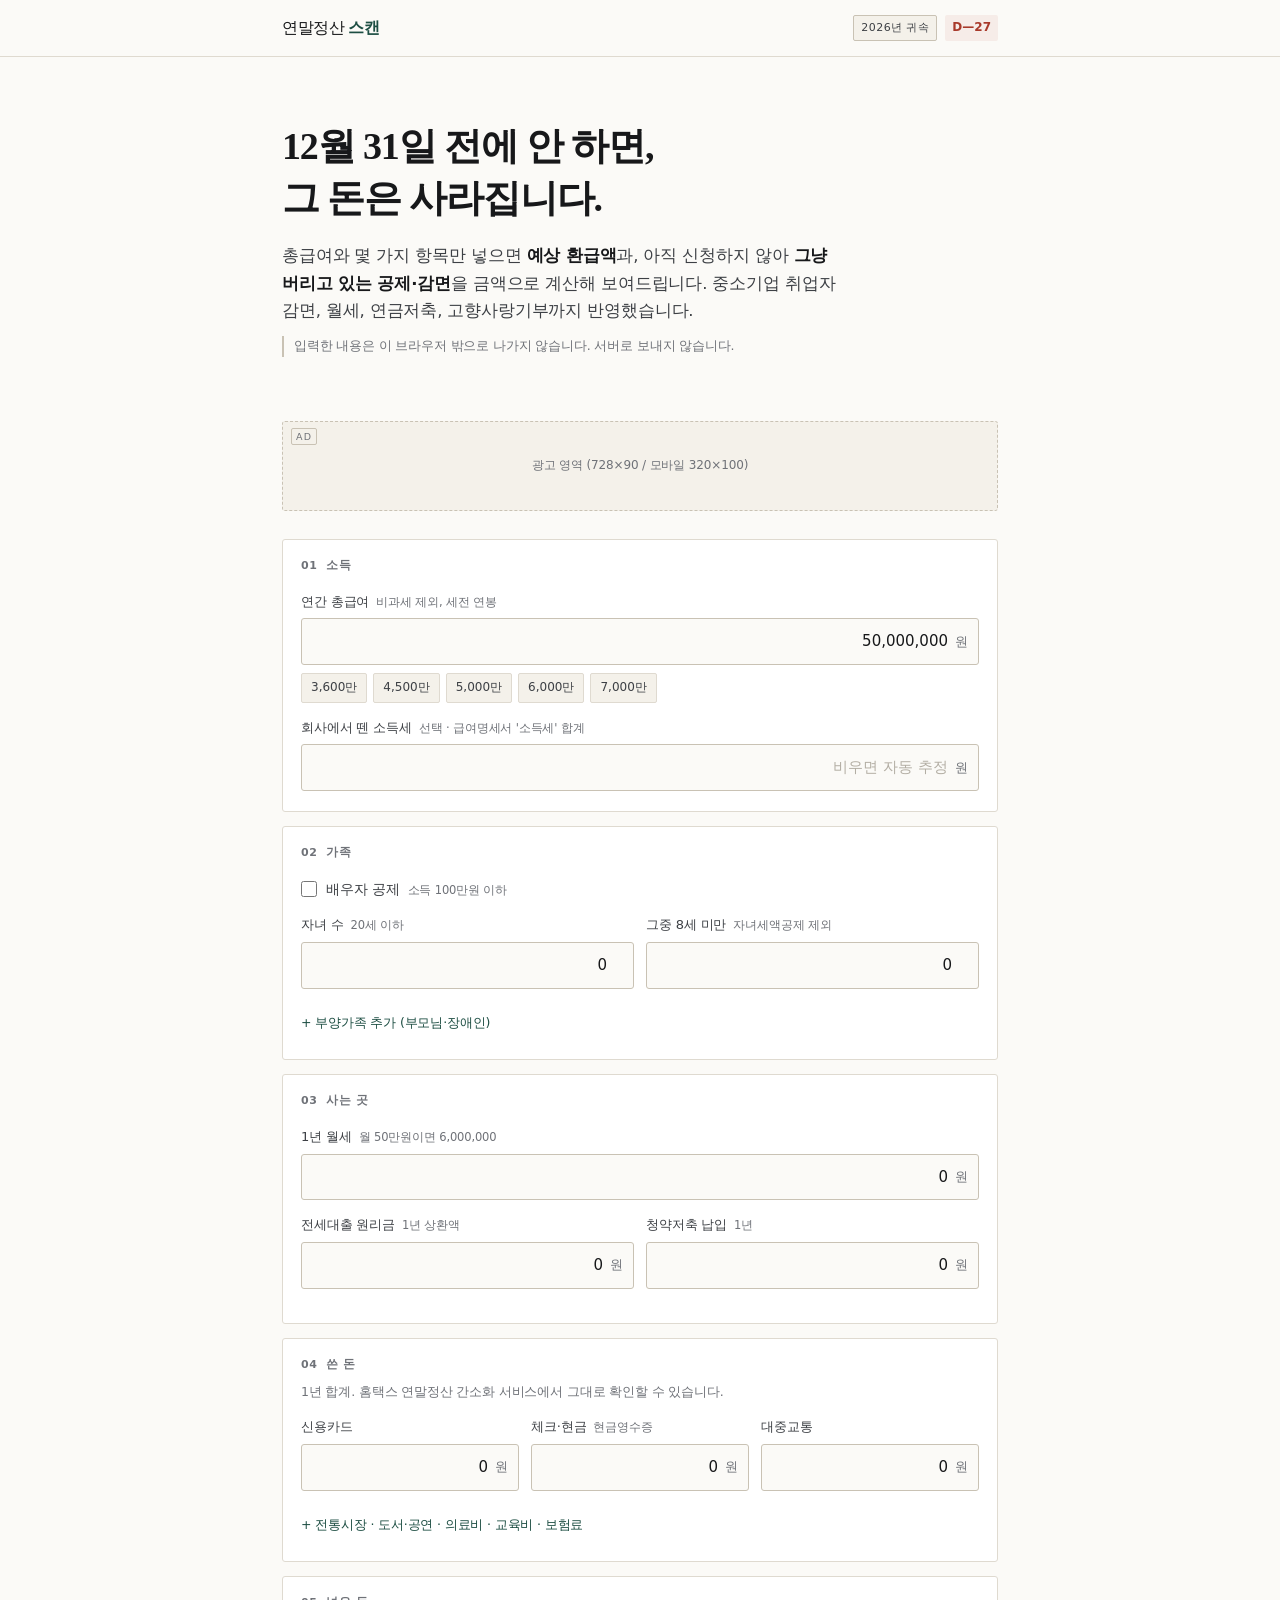
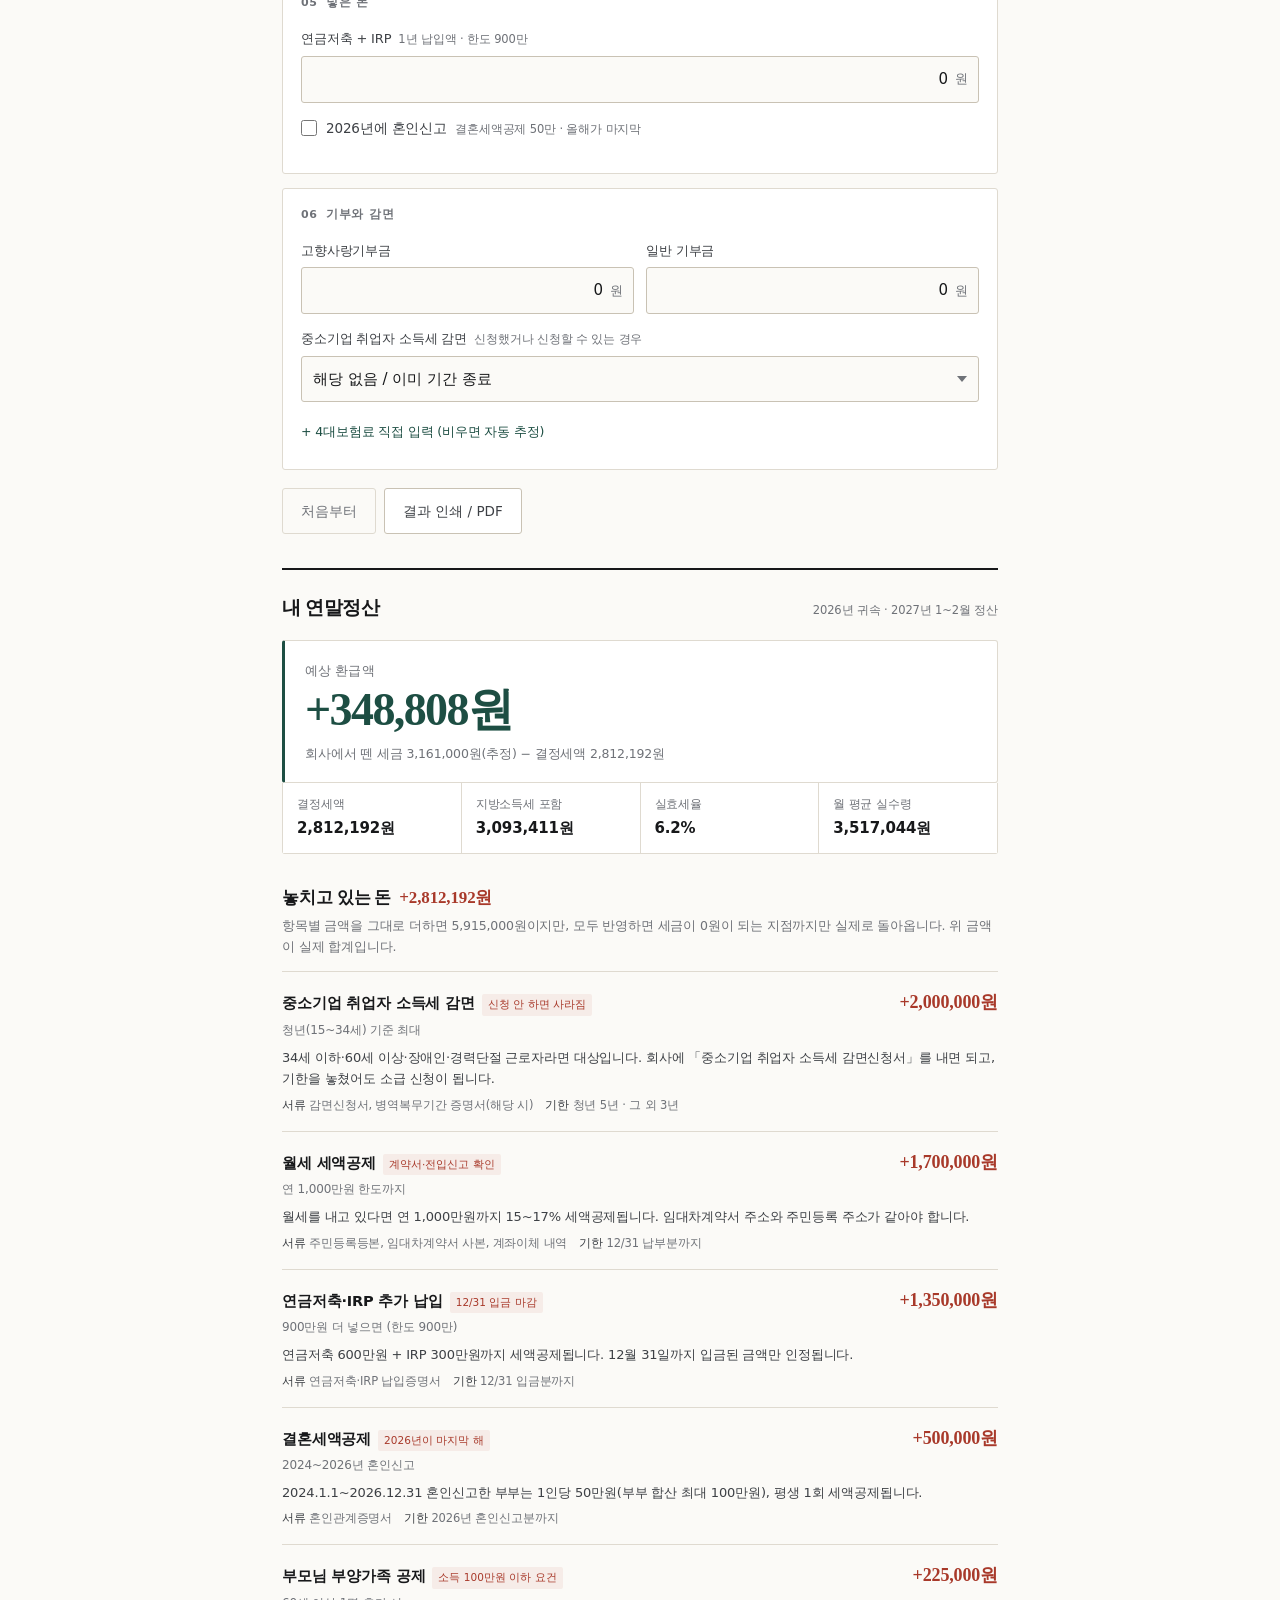
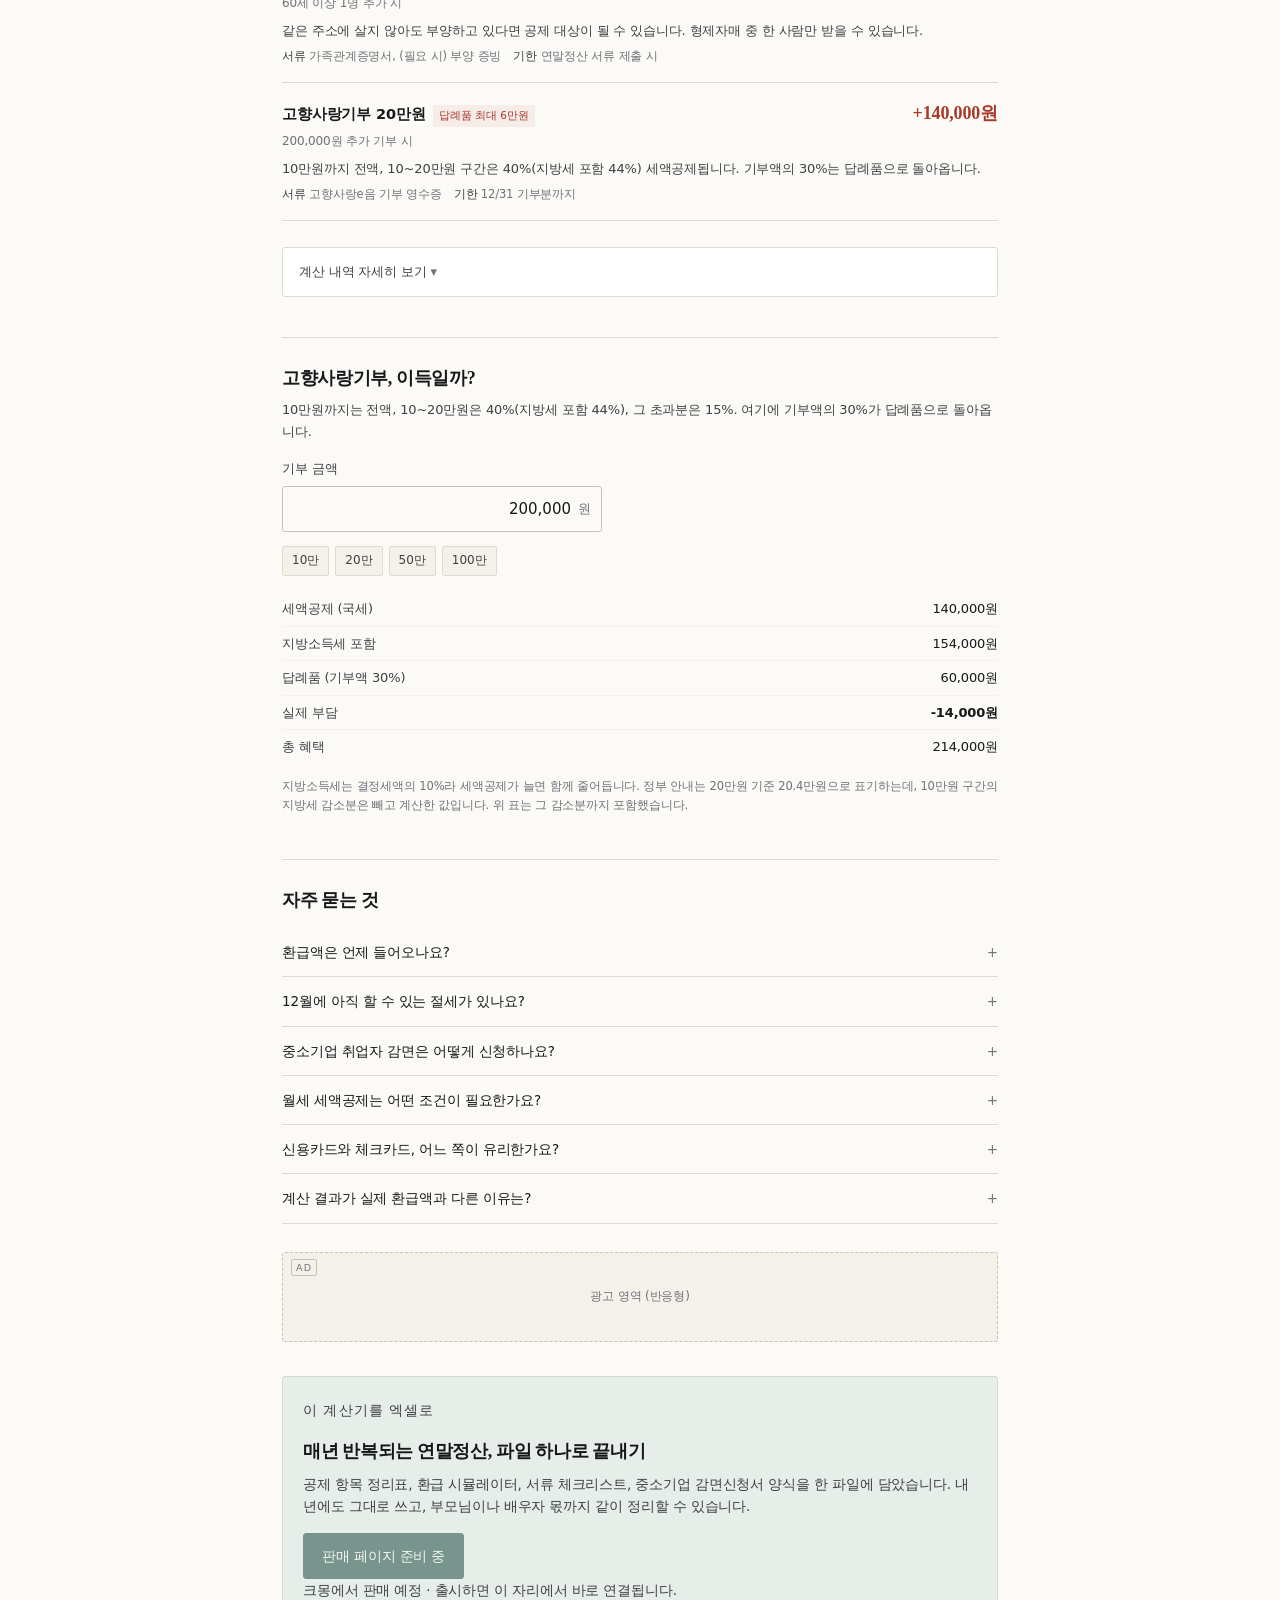
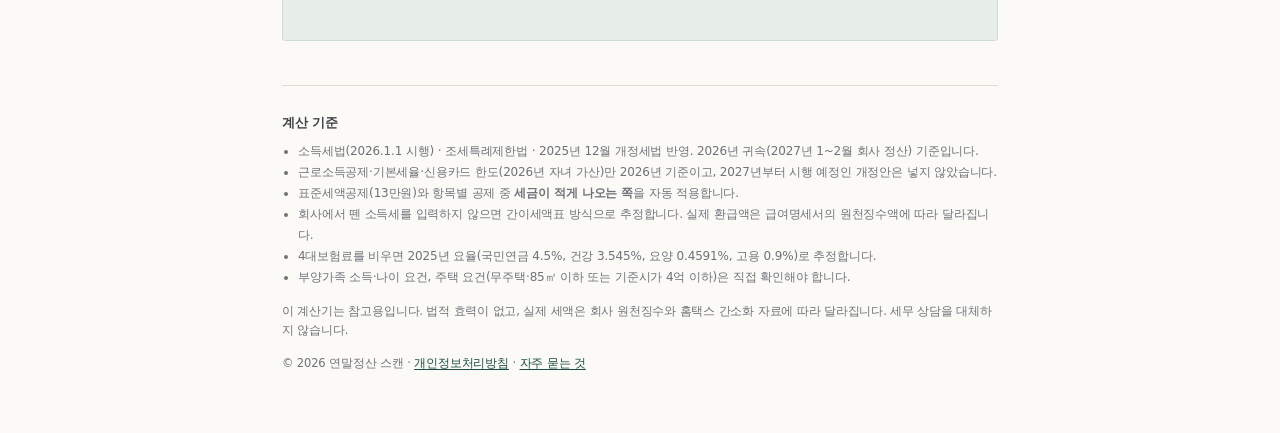
<file: index.html>
<!DOCTYPE html>
<html lang="ko">
<head>
<meta charset="utf-8">
<meta name="viewport" content="width=device-width, initial-scale=1">
<title>연말정산 놓친 돈 스캔 — 2026년 귀속 환급액 계산기</title>
<meta name="description" content="2026년 귀속 연말정산. 총급여와 몇 가지만 넣으면 예상 환급액과, 12월 31일 전에 하지 않으면 사라지는 공제·감면을 금액으로 보여줍니다. 중소기업 취업자 감면, 월세, 연금저축, 고향사랑기부 반영.">
<meta name="theme-color" content="#FBFAF7">
<meta property="og:title" content="연말정산 놓친 돈 스캔">
<meta property="og:description" content="12월 31일 전에 안 하면 사라지는 돈을 찾아드립니다. 2026년 귀속 연말정산 계산기.">
<meta property="og:type" content="website">
<meta property="og:url" content="https://kimeunyeol.github.io/yearend-tax-scan/">
<meta property="og:site_name" content="연말정산 스캔">
<link rel="canonical" href="https://kimeunyeol.github.io/yearend-tax-scan/">
<link rel="stylesheet" href="assets/style.css">
<link rel="icon" href="data:image/svg+xml,<svg xmlns='http://www.w3.org/2000/svg' viewBox='0 0 32 32'><rect width='32' height='32' fill='%231D4E43'/><text x='16' y='23' font-size='18' text-anchor='middle' fill='%23FBFAF7' font-family='serif'>%E2%82%A9</text></svg>">
<script type="application/ld+json">
{
  "@context": "https://schema.org",
  "@graph": [
    {
      "@type": "WebApplication",
      "name": "연말정산 놓친 돈 스캔",
      "url": "https://kimeunyeol.github.io/yearend-tax-scan/",
      "applicationCategory": "FinanceApplication",
      "operatingSystem": "웹 브라우저(PC·모바일)",
      "browserRequirements": "JavaScript 필요",
      "inLanguage": "ko-KR",
      "isAccessibleForFree": true,
      "description": "2026년 귀속 연말정산 계산기. 총급여와 몇 가지 항목으로 예상 환급액과 12월 31일 전에 하지 않으면 사라지는 공제·감면을 금액으로 계산합니다.",
      "featureList": [
        "예상 환급액·결정세액 계산",
        "중소기업 취업자 소득세 감면 반영",
        "월세·연금저축·IRP·보장성보험·의료비 세액공제",
        "고향사랑기부 손익 계산",
        "표준세액공제와 항목별 공제 자동 비교"
      ],
      "offers": {
        "@type": "Offer",
        "price": "0",
        "priceCurrency": "KRW"
      }
    },
    {
      "@type": "FAQPage",
      "mainEntity": [
        {
          "@type": "Question",
          "name": "환급액은 언제 들어오나요?",
          "acceptedAnswer": {"@type": "Answer", "text": "2026년 귀속 연말정산은 2027년 1월 15일쯤 홈택스 간소화 서비스가 열리고, 회사가 1~2월 급여일에 정산합니다. 회사마다 제출 마감이 1월 중순으로 다르니 인사팀 공지를 먼저 확인하세요."}
        },
        {
          "@type": "Question",
          "name": "12월에 아직 할 수 있는 절세가 있나요?",
          "acceptedAnswer": {"@type": "Answer", "text": "연금저축·IRP 납입(12월 31일 입금분까지), 고향사랑기부(12월 31일), 보장성보험 연말 납입, 기부금이 대표적입니다. 셋 다 그 해에 실제로 돈이 나간 것만 인정되므로 12월 31일이 실질적인 마감입니다."}
        },
        {
          "@type": "Question",
          "name": "중소기업 취업자 감면은 어떻게 신청하나요?",
          "acceptedAnswer": {"@type": "Answer", "text": "근로자가 중소기업 취업자 소득세 감면신청서를 회사에 내고, 회사가 감면명세서를 세무서에 제출합니다. 취업일 다음 달 말일이 원칙이지만 놓쳤어도 소급 신청이 가능합니다. 청년은 5년 90%, 60세 이상·장애인·경력단절 근로자는 3년 70%, 연 200만원 한도입니다."}
        },
        {
          "@type": "Question",
          "name": "월세 세액공제는 어떤 조건이 필요한가요?",
          "acceptedAnswer": {"@type": "Answer", "text": "총급여 8,000만원 이하(종합소득금액 7,000만원 초과자 제외) 무주택 세대의 세대주 또는 세대원이어야 하고, 임대차계약서 주소와 주민등록 주소가 같아야 합니다. 국민주택규모(85제곱미터) 이하 또는 기준시가 4억원 이하 주택이 대상이며, 연 1,000만원까지 15~17%를 돌려받습니다."}
        },
        {
          "@type": "Question",
          "name": "신용카드와 체크카드, 어느 쪽이 유리한가요?",
          "acceptedAnswer": {"@type": "Answer", "text": "총급여의 25%까지는 어차피 공제 대상이 아니므로 신용카드 혜택을 쓰고, 그 초과분은 공제율이 두 배인 체크카드·현금영수증으로 쓰는 편이 유리합니다. 2026년 귀속부터는 18세 미만 자녀가 있으면 카드 공제 기본한도가 1명당 50만원(최대 100만원) 늘어납니다."}
        },
        {
          "@type": "Question",
          "name": "계산 결과가 실제 환급액과 다른 이유는?",
          "acceptedAnswer": {"@type": "Answer", "text": "회사에서 뗀 소득세를 입력하지 않으면 간이세액표 방식으로 추정하기 때문에 차이가 납니다. 급여명세서의 소득세 합계를 넣으면 더 정확해집니다. 부양가족 소득·나이 요건, 주택 요건처럼 서류로 확인해야 하는 부분도 있습니다."}
        }
      ]
    }
  ]
}
</script>
</head>
<body>

<header class="masthead">
  <div class="wrap masthead__inner">
    <a class="wordmark" href="./">연말정산 <b>스캔</b></a>
    <div class="masthead__meta">
      <span class="tag tag--year">2026년 귀속</span>
      <span class="dday" id="dday" aria-live="polite">D—</span>
    </div>
  </div>
</header>

<main class="wrap">

  <section class="hero">
    <h1>12월 31일 전에 안 하면,<br>그 돈은 사라집니다.</h1>
    <p class="lede">
      총급여와 몇 가지 항목만 넣으면 <b>예상 환급액</b>과, 아직 신청하지 않아
      <b>그냥 버리고 있는 공제·감면</b>을 금액으로 계산해 보여드립니다.
      중소기업 취업자 감면, 월세, 연금저축, 고향사랑기부까지 반영했습니다.
    </p>
    <p class="micro">입력한 내용은 이 브라우저 밖으로 나가지 않습니다. 서버로 보내지 않습니다.</p>
  </section>

  <aside class="ad ad--top" aria-label="광고">
    <!-- 애드센스/카카오애드핏 코드를 이 안에 넣으세요. 광고가 없을 때는 안내 문구가 보입니다. -->
    <span class="ad__label">AD</span>
    <span class="ad__placeholder">광고 영역 (728×90 / 모바일 320×100)</span>
  </aside>

  <form id="calc" class="form" autocomplete="off" novalidate>

    <section class="block">
      <h2 class="block__title"><span class="num">01</span> 소득</h2>

      <div class="field">
        <label for="gross">연간 총급여 <span class="hint">비과세 제외, 세전 연봉</span></label>
        <div class="input-money">
          <input id="gross" name="gross" type="text" inputmode="numeric" value="50,000,000" data-money>
          <span class="unit">원</span>
        </div>
        <div class="chips" role="group" aria-label="연봉 빠른 선택">
          <button type="button" class="chip" data-set="gross" data-value="36000000">3,600만</button>
          <button type="button" class="chip" data-set="gross" data-value="45000000">4,500만</button>
          <button type="button" class="chip" data-set="gross" data-value="50000000">5,000만</button>
          <button type="button" class="chip" data-set="gross" data-value="60000000">6,000만</button>
          <button type="button" class="chip" data-set="gross" data-value="70000000">7,000만</button>
        </div>
      </div>

      <div class="field">
        <label for="withheld">회사에서 뗀 소득세 <span class="hint">선택 · 급여명세서 '소득세' 합계</span></label>
        <div class="input-money">
          <input id="withheld" name="withheld" type="text" inputmode="numeric" placeholder="비우면 자동 추정" data-money>
          <span class="unit">원</span>
        </div>
      </div>
    </section>

    <section class="block">
      <h2 class="block__title"><span class="num">02</span> 가족</h2>

      <label class="check">
        <input type="checkbox" id="spouse" name="spouse">
        <span>배우자 공제 <em>소득 100만원 이하</em></span>
      </label>

      <div class="grid grid--2">
        <div class="field">
          <label for="children">자녀 수 <span class="hint">20세 이하</span></label>
          <input id="children" name="children" type="number" min="0" max="10" value="0" inputmode="numeric">
        </div>
        <div class="field">
          <label for="childUnder8">그중 8세 미만 <span class="hint">자녀세액공제 제외</span></label>
          <input id="childUnder8" name="childUnder8" type="number" min="0" max="10" value="0" inputmode="numeric">
        </div>
      </div>

      <details class="more">
        <summary>부양가족 추가 (부모님·장애인)</summary>
        <div class="grid grid--3">
          <div class="field">
            <label for="seniors60">60세 이상</label>
            <input id="seniors60" name="seniors60" type="number" min="0" max="10" value="0" inputmode="numeric">
          </div>
          <div class="field">
            <label for="seniors70">그중 70세 이상</label>
            <input id="seniors70" name="seniors70" type="number" min="0" max="10" value="0" inputmode="numeric">
          </div>
          <div class="field">
            <label for="disabled">장애인</label>
            <input id="disabled" name="disabled" type="number" min="0" max="10" value="0" inputmode="numeric">
          </div>
        </div>
      </details>
    </section>

    <section class="block">
      <h2 class="block__title"><span class="num">03</span> 사는 곳</h2>

      <div class="field">
        <label for="rentAnnual">1년 월세 <span class="hint">월 50만원이면 6,000,000</span></label>
        <div class="input-money">
          <input id="rentAnnual" name="rentAnnual" type="text" inputmode="numeric" value="0" data-money>
          <span class="unit">원</span>
        </div>
      </div>

      <div class="grid grid--2">
        <div class="field">
          <label for="jeonseLoan">전세대출 원리금 <span class="hint">1년 상환액</span></label>
          <div class="input-money">
            <input id="jeonseLoan" name="jeonseLoan" type="text" inputmode="numeric" value="0" data-money>
            <span class="unit">원</span>
          </div>
        </div>
        <div class="field">
          <label for="housingSavings">청약저축 납입 <span class="hint">1년</span></label>
          <div class="input-money">
            <input id="housingSavings" name="housingSavings" type="text" inputmode="numeric" value="0" data-money>
            <span class="unit">원</span>
          </div>
        </div>
      </div>
    </section>

    <section class="block">
      <h2 class="block__title"><span class="num">04</span> 쓴 돈</h2>
      <p class="block__note">1년 합계. 홈택스 연말정산 간소화 서비스에서 그대로 확인할 수 있습니다.</p>

      <div class="grid grid--3">
        <div class="field">
          <label for="credit">신용카드</label>
          <div class="input-money">
            <input id="credit" name="credit" type="text" inputmode="numeric" value="0" data-money>
            <span class="unit">원</span>
          </div>
        </div>
        <div class="field">
          <label for="debit">체크·현금 <span class="hint">현금영수증</span></label>
          <div class="input-money">
            <input id="debit" name="debit" type="text" inputmode="numeric" value="0" data-money>
            <span class="unit">원</span>
          </div>
        </div>
        <div class="field">
          <label for="transit">대중교통</label>
          <div class="input-money">
            <input id="transit" name="transit" type="text" inputmode="numeric" value="0" data-money>
            <span class="unit">원</span>
          </div>
        </div>
      </div>

      <details class="more">
        <summary>전통시장 · 도서·공연 · 의료비 · 교육비 · 보험료</summary>
        <div class="grid grid--2">
          <div class="field">
            <label for="market">전통시장</label>
            <div class="input-money">
              <input id="market" name="market" type="text" inputmode="numeric" value="0" data-money>
              <span class="unit">원</span>
            </div>
          </div>
          <div class="field">
            <label for="culture">도서·공연·수영장</label>
            <div class="input-money">
              <input id="culture" name="culture" type="text" inputmode="numeric" value="0" data-money>
              <span class="unit">원</span>
            </div>
          </div>
          <div class="field">
            <label for="medical">의료비 <span class="hint">총급여 3% 초과분부터</span></label>
            <div class="input-money">
              <input id="medical" name="medical" type="text" inputmode="numeric" value="0" data-money>
              <span class="unit">원</span>
            </div>
          </div>
          <div class="field">
            <label for="education">교육비</label>
            <div class="input-money">
              <input id="education" name="education" type="text" inputmode="numeric" value="0" data-money>
              <span class="unit">원</span>
            </div>
          </div>
          <div class="field">
            <label for="insurancePremium">보장성보험료</label>
            <div class="input-money">
              <input id="insurancePremium" name="insurancePremium" type="text" inputmode="numeric" value="0" data-money>
              <span class="unit">원</span>
            </div>
          </div>
        </div>
      </details>
    </section>

    <section class="block">
      <h2 class="block__title"><span class="num">05</span> 넣은 돈</h2>

      <div class="field">
        <label for="pensionAccount">연금저축 + IRP <span class="hint">1년 납입액 · 한도 900만</span></label>
        <div class="input-money">
          <input id="pensionAccount" name="pensionAccount" type="text" inputmode="numeric" value="0" data-money>
          <span class="unit">원</span>
        </div>
      </div>

      <label class="check">
        <input type="checkbox" id="married2026" name="married2026">
        <span>2026년에 혼인신고 <em>결혼세액공제 50만 · 올해가 마지막</em></span>
      </label>
    </section>

    <section class="block">
      <h2 class="block__title"><span class="num">06</span> 기부와 감면</h2>

      <div class="grid grid--2">
        <div class="field">
          <label for="hometownDonation">고향사랑기부금</label>
          <div class="input-money">
            <input id="hometownDonation" name="hometownDonation" type="text" inputmode="numeric" value="0" data-money>
            <span class="unit">원</span>
          </div>
        </div>
        <div class="field">
          <label for="generalDonation">일반 기부금</label>
          <div class="input-money">
            <input id="generalDonation" name="generalDonation" type="text" inputmode="numeric" value="0" data-money>
            <span class="unit">원</span>
          </div>
        </div>
      </div>

      <div class="field">
        <label for="smeType">중소기업 취업자 소득세 감면 <span class="hint">신청했거나 신청할 수 있는 경우</span></label>
        <select id="smeType" name="smeType">
          <option value="none">해당 없음 / 이미 기간 종료</option>
          <option value="youth">청년 (15~34세) · 90% · 5년</option>
          <option value="senior">60세 이상 · 70% · 3년</option>
          <option value="disabled">장애인 · 70% · 3년</option>
          <option value="career">경력단절 근로자 · 70% · 3년</option>
        </select>
      </div>

      <details class="more">
        <summary>4대보험료 직접 입력 (비우면 자동 추정)</summary>
        <div class="grid grid--2">
          <div class="field">
            <label for="pensionInsurance">국민연금 (본인부담)</label>
            <div class="input-money">
              <input id="pensionInsurance" name="pensionInsurance" type="text" inputmode="numeric" placeholder="총급여 × 4.5%" data-money>
              <span class="unit">원</span>
            </div>
          </div>
          <div class="field">
            <label for="healthInsurance">건강·요양·고용보험</label>
            <div class="input-money">
              <input id="healthInsurance" name="healthInsurance" type="text" inputmode="numeric" placeholder="총급여 × 4.9041%" data-money>
              <span class="unit">원</span>
            </div>
          </div>
        </div>
      </details>
    </section>

    <div class="form__actions">
      <button type="button" id="reset" class="btn btn--ghost">처음부터</button>
      <button type="button" id="print" class="btn btn--line">결과 인쇄 / PDF</button>
    </div>
  </form>

  <section id="result" class="result" aria-live="polite">
    <div class="print-summary" id="printSummary" aria-hidden="true"></div>
    <div class="result__head">
      <h2>내 연말정산</h2>
      <span class="result__basis">2026년 귀속 · 2027년 1~2월 정산</span>
    </div>

    <div class="refund" id="refundCard">
      <p class="refund__label" id="refundLabel">예상 환급액</p>
      <p class="refund__value" id="refundValue">—</p>
      <p class="refund__sub" id="refundSub"></p>
    </div>

    <dl class="stats">
      <div><dt>결정세액</dt><dd id="statTax">—</dd></div>
      <div><dt>지방소득세 포함</dt><dd id="statTotal">—</dd></div>
      <div><dt>실효세율</dt><dd id="statRate">—</dd></div>
      <div><dt>월 평균 실수령</dt><dd id="statNet">—</dd></div>
    </dl>

    <div class="missed">
      <div class="missed__head">
        <h3>놓치고 있는 돈 <span class="missed__sum" id="missedSum">0원</span></h3>
        <p id="missedNote">아직 신청하지 않았거나, 12월 31일을 넘기면 사라지는 항목만 골랐습니다.</p>
      </div>
      <ol class="missed__list" id="missedList"></ol>
      <p class="missed__empty" id="missedEmpty" hidden>지금 입력한 조건에서는 더 챙길 항목이 없습니다.</p>
    </div>

    <details class="breakdown">
      <summary>계산 내역 자세히 보기</summary>
      <table class="table">
        <caption>소득공제</caption>
        <tbody id="tbodyDeduction"></tbody>
      </table>
      <table class="table">
        <caption>세액공제 · 감면</caption>
        <tbody id="tbodyCredit"></tbody>
      </table>
      <table class="table table--total">
        <caption>세액 계산</caption>
        <tbody id="tbodyTax"></tbody>
      </table>
      <p class="table__note" id="standardNote"></p>
    </details>
  </section>

  <section class="hometown" id="hometown">
    <h2>고향사랑기부, 이득일까?</h2>
    <p class="hometown__lede">10만원까지는 전액, 10~20만원은 40%(지방세 포함 44%), 그 초과분은 15%. 여기에 기부액의 30%가 답례품으로 돌아옵니다.</p>
    <div class="hometown__calc">
      <div class="field">
        <label for="hometownInput">기부 금액</label>
        <div class="input-money">
          <input id="hometownInput" type="text" inputmode="numeric" value="200,000" data-money>
          <span class="unit">원</span>
        </div>
      </div>
      <div class="chips" role="group" aria-label="기부 금액 빠른 선택">
        <button type="button" class="chip" data-set="hometownInput" data-value="100000">10만</button>
        <button type="button" class="chip" data-set="hometownInput" data-value="200000">20만</button>
        <button type="button" class="chip" data-set="hometownInput" data-value="500000">50만</button>
        <button type="button" class="chip" data-set="hometownInput" data-value="1000000">100만</button>
      </div>
    </div>
    <table class="table">
      <tbody id="tbodyHometown"></tbody>
    </table>
    <p class="table__note" style="padding:0">
      지방소득세는 결정세액의 10%라 세액공제가 늘면 함께 줄어듭니다. 정부 안내는 20만원 기준 20.4만원으로 표기하는데,
      10만원 구간의 지방세 감소분은 빼고 계산한 값입니다. 위 표는 그 감소분까지 포함했습니다.
    </p>
  </section>


  <section class="faq" id="faq">
    <h2>자주 묻는 것</h2>

    <details class="faq__item">
      <summary>환급액은 언제 들어오나요?</summary>
      <p>2026년 귀속 연말정산은 2027년 1월 15일쯤 홈택스 간소화 서비스가 열리고, 회사가 1~2월 급여일에 정산합니다. 회사마다 제출 마감이 1월 중순으로 다르니 인사팀 공지를 먼저 확인하세요.</p>
    </details>

    <details class="faq__item">
      <summary>12월에 아직 할 수 있는 절세가 있나요?</summary>
      <p>연금저축·IRP 납입(12/31 입금분까지), 고향사랑기부(12/31), 보장성보험 연말 납입, 기부금이 대표적입니다. 셋 다 그 해에 실제로 돈이 나간 것만 인정되므로 12월 31일이 실질적인 마감입니다.</p>
    </details>

    <details class="faq__item">
      <summary>중소기업 취업자 감면은 어떻게 신청하나요?</summary>
      <p>근로자가 「중소기업 취업자 소득세 감면신청서」를 회사에 내고, 회사가 감면명세서를 세무서에 제출합니다. 취업일 다음 달 말일이 원칙이지만 놓쳤어도 소급 신청이 가능합니다. 청년은 5년 90%, 60세 이상·장애인·경력단절 근로자는 3년 70%, 연 200만원 한도입니다.</p>
    </details>

    <details class="faq__item">
      <summary>월세 세액공제는 어떤 조건이 필요한가요?</summary>
      <p>총급여 8,000만원 이하(종합소득금액 7,000만원 초과자 제외) 무주택 세대의 세대주 또는 세대원이어야 하고, 임대차계약서 주소와 주민등록 주소가 같아야 합니다. 국민주택규모(85㎡) 이하 또는 기준시가 4억원 이하 주택이 대상이며, 연 1,000만원까지 15~17%를 돌려받습니다.</p>
    </details>

    <details class="faq__item">
      <summary>신용카드와 체크카드, 어느 쪽이 유리한가요?</summary>
      <p>총급여의 25%까지는 어차피 공제 대상이 아니므로 신용카드 혜택을 쓰고, 그 초과분은 공제율이 두 배인 체크카드·현금영수증으로 쓰는 편이 유리합니다. 2026년 귀속부터는 18세 미만 자녀가 있으면 카드 공제 기본한도가 1명당 50만원(최대 100만원) 늘어납니다.</p>
    </details>

    <details class="faq__item">
      <summary>계산 결과가 실제 환급액과 다른 이유는?</summary>
      <p>회사에서 뗀 소득세를 입력하지 않으면 간이세액표 방식으로 추정하기 때문에 차이가 납니다. 급여명세서의 소득세 합계를 넣으면 더 정확해집니다. 부양가족 소득·나이 요건, 주택 요건처럼 서류로 확인해야 하는 부분도 있습니다.</p>
    </details>
  </section>

  <aside class="ad ad--bottom" aria-label="광고">
    <span class="ad__label">AD</span>
    <span class="ad__placeholder">광고 영역 (반응형)</span>
  </aside>

  <section class="offer">
    <p class="offer__eyebrow">이 계산기를 엑셀로</p>
    <h2>매년 반복되는 연말정산, 파일 하나로 끝내기</h2>
    <p>공제 항목 정리표, 환급 시뮬레이터, 서류 체크리스트, 중소기업 감면신청서 양식을 한 파일에 담았습니다.
      내년에도 그대로 쓰고, 부모님이나 배우자 몫까지 같이 정리할 수 있습니다.</p>
    <a class="btn btn--solid" href="#" id="offerLink" aria-disabled="true">판매 페이지 준비 중</a>
    <p class="offer__note">크몽에서 판매 예정 · 출시하면 이 자리에서 바로 연결됩니다.</p>
  </section>

  <footer class="foot">
    <h2>계산 기준</h2>
    <ul class="foot__list">
      <li>소득세법(2026.1.1 시행) · 조세특례제한법 · 2025년 12월 개정세법 반영. 2026년 귀속(2027년 1~2월 회사 정산) 기준입니다.</li>
      <li>근로소득공제·기본세율·신용카드 한도(2026년 자녀 가산)만 2026년 기준이고, 2027년부터 시행 예정인 개정안은 넣지 않았습니다.</li>
      <li>표준세액공제(13만원)와 항목별 공제 중 <b>세금이 적게 나오는 쪽</b>을 자동 적용합니다.</li>
      <li>회사에서 뗀 소득세를 입력하지 않으면 간이세액표 방식으로 추정합니다. 실제 환급액은 급여명세서의 원천징수액에 따라 달라집니다.</li>
      <li>4대보험료를 비우면 2025년 요율(국민연금 4.5%, 건강 3.545%, 요양 0.4591%, 고용 0.9%)로 추정합니다.</li>
      <li>부양가족 소득·나이 요건, 주택 요건(무주택·85㎡ 이하 또는 기준시가 4억 이하)은 직접 확인해야 합니다.</li>
    </ul>
    <p class="foot__disclaimer">이 계산기는 참고용입니다. 법적 효력이 없고, 실제 세액은 회사 원천징수와 홈택스 간소화 자료에 따라 달라집니다. 세무 상담을 대체하지 않습니다.</p>
    <p class="foot__copy">© 2026 연말정산 스캔 · <a href="privacy.html">개인정보처리방침</a> · <a href="#faq">자주 묻는 것</a></p>
  </footer>

</main>

<div class="sticky" id="sticky" hidden>
  <div class="sticky__inner">
    <div>
      <span class="sticky__label">예상 환급</span>
      <strong id="stickyValue">—</strong>
    </div>
    <a class="btn btn--solid btn--sm" href="#result">내역 보기</a>
  </div>
</div>

<script src="assets/engine.js"></script>
<script src="assets/app.js"></script>
</body>
</html>
</file>
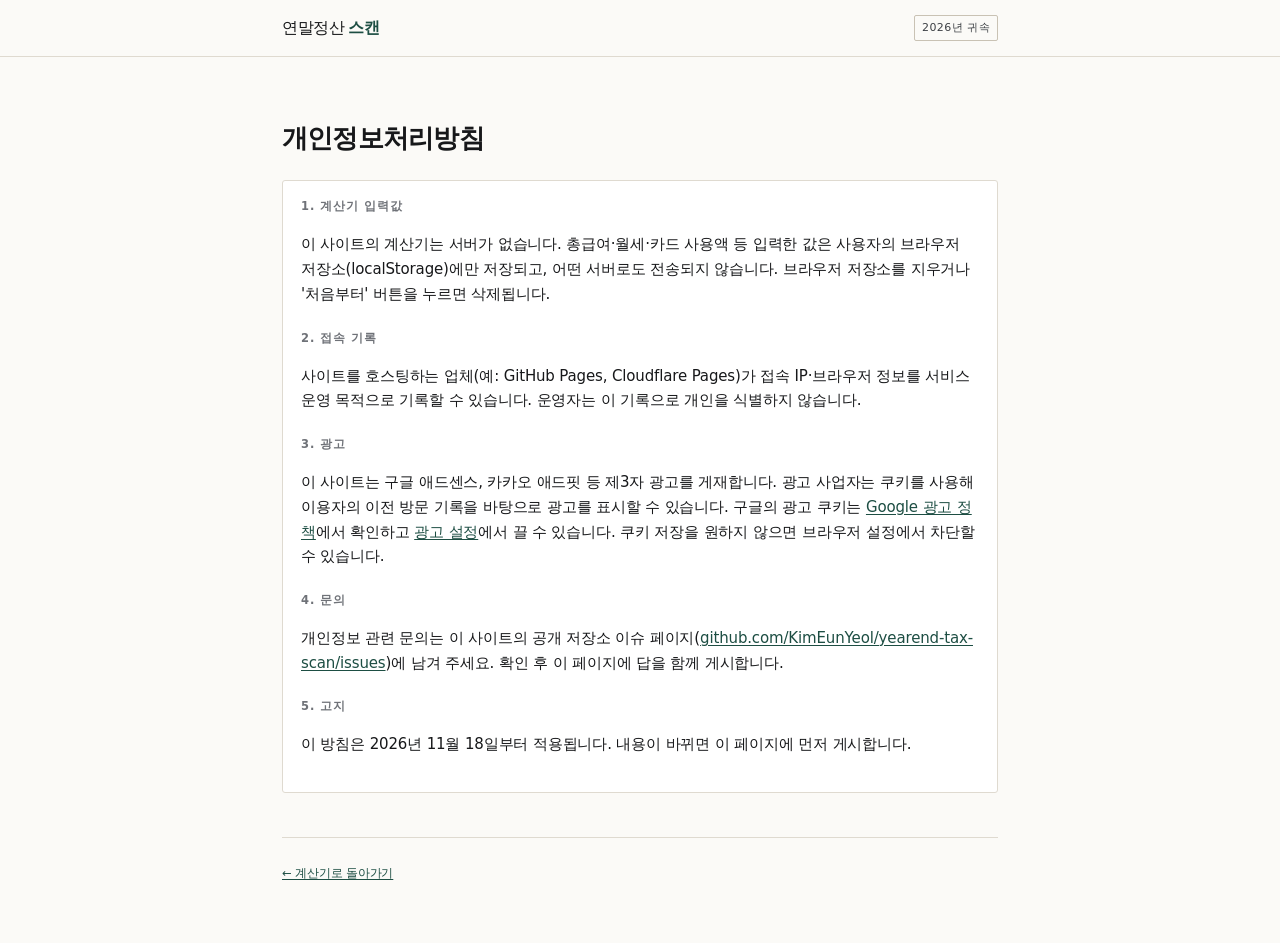
<file: privacy.html>
<!DOCTYPE html>
<html lang="ko">
<head>
<meta charset="utf-8">
<meta name="viewport" content="width=device-width, initial-scale=1">
<title>개인정보처리방침 — 연말정산 스캔</title>
<meta name="robots" content="index, follow">
<link rel="stylesheet" href="assets/style.css">
</head>
<body>
<header class="masthead">
  <div class="wrap masthead__inner">
    <a class="wordmark" href="./">연말정산 <b>스캔</b></a>
    <div class="masthead__meta"><span class="tag">2026년 귀속</span></div>
  </div>
</header>
<main class="wrap">
  <section class="hero" style="padding-bottom:0">
    <h1 style="font-size:26px">개인정보처리방침</h1>
  </section>
  <section class="block" style="margin-top:24px">
    <h2 class="block__title">1. 계산기 입력값</h2>
    <p>이 사이트의 계산기는 서버가 없습니다. 총급여·월세·카드 사용액 등 입력한 값은 사용자의 브라우저 저장소(localStorage)에만 저장되고, 어떤 서버로도 전송되지 않습니다. 브라우저 저장소를 지우거나 '처음부터' 버튼을 누르면 삭제됩니다.</p>

    <h2 class="block__title" style="margin-top:22px">2. 접속 기록</h2>
    <p>사이트를 호스팅하는 업체(예: GitHub Pages, Cloudflare Pages)가 접속 IP·브라우저 정보를 서비스 운영 목적으로 기록할 수 있습니다. 운영자는 이 기록으로 개인을 식별하지 않습니다.</p>

    <h2 class="block__title" style="margin-top:22px">3. 광고</h2>
    <p>이 사이트는 구글 애드센스, 카카오 애드핏 등 제3자 광고를 게재합니다. 광고 사업자는 쿠키를 사용해 이용자의 이전 방문 기록을 바탕으로 광고를 표시할 수 있습니다. 구글의 광고 쿠키는 <a href="https://policies.google.com/technologies/ads" target="_blank" rel="noopener">Google 광고 정책</a>에서 확인하고 <a href="https://adssettings.google.com" target="_blank" rel="noopener">광고 설정</a>에서 끌 수 있습니다. 쿠키 저장을 원하지 않으면 브라우저 설정에서 차단할 수 있습니다.</p>

    <h2 class="block__title" style="margin-top:22px">4. 문의</h2>
    <p>개인정보 관련 문의는 이 사이트의 공개 저장소 이슈 페이지(<a href="https://github.com/KimEunYeol/yearend-tax-scan/issues" target="_blank" rel="noopener">github.com/KimEunYeol/yearend-tax-scan/issues</a>)에 남겨 주세요. 확인 후 이 페이지에 답을 함께 게시합니다.</p>

    <h2 class="block__title" style="margin-top:22px">5. 고지</h2>
    <p>이 방침은 2026년 11월 18일부터 적용됩니다. 내용이 바뀌면 이 페이지에 먼저 게시합니다.</p>
  </section>
  <footer class="foot">
    <p class="foot__copy"><a href="./">← 계산기로 돌아가기</a></p>
  </footer>
</main>
</body>
</html>
</file>
<file: assets/style.css>
/* 연말정산 놓친 돈 스캔 — 스타일
   원칙: 종이색 바탕, 1px 괘선, 그라데이션·그림자 없음, 숫자는 고정폭. */

:root {
  --paper: #fbfaf7;
  --paper-2: #f4f1ea;
  --ink: #17181a;
  --ink-2: #3d4045;
  --muted: #6f7278;
  --line: #dfdad0;
  --line-strong: #c9c2b4;
  --accent: #1d4e43;
  --accent-soft: #e7ede9;
  --money: #a8392a;
  --money-soft: #f6ece8;
  --radius: 3px;
  --serif: "Noto Serif KR", "Noto Serif CJK KR", "Nanum Myeongjo", "Apple SD Gothic Neo", serif;
  --sans: -apple-system, BlinkMacSystemFont, "Apple SD Gothic Neo", "Noto Sans KR", "Noto Sans CJK KR", "Malgun Gothic", system-ui, sans-serif;
}

* { box-sizing: border-box; }

html { -webkit-text-size-adjust: 100%; }

body {
  margin: 0;
  background: var(--paper);
  color: var(--ink);
  font-family: var(--sans);
  font-size: 15px;
  line-height: 1.65;
  letter-spacing: -0.01em;
  font-variant-numeric: tabular-nums;
}

.wrap {
  max-width: 780px;
  margin: 0 auto;
  padding: 0 20px;
}

@media (min-width: 720px) {
  .wrap { padding: 0 32px; }
}

a { color: var(--accent); text-decoration-thickness: 1px; text-underline-offset: 2px; }

/* ---------- 상단 ---------- */
.masthead {
  border-bottom: 1px solid var(--line);
  background: var(--paper);
  position: sticky;
  top: 0;
  z-index: 20;
}
.masthead__inner {
  display: flex;
  align-items: center;
  justify-content: space-between;
  height: 56px;
}
.wordmark {
  font-family: var(--serif);
  font-size: 16px;
  letter-spacing: -0.02em;
  color: var(--ink);
  text-decoration: none;
}
.wordmark b { color: var(--accent); font-weight: 600; }
.masthead__meta { display: flex; align-items: center; gap: 8px; }
.tag {
  font-size: 11px;
  letter-spacing: 0.04em;
  padding: 3px 7px;
  border: 1px solid var(--line-strong);
  border-radius: 2px;
  color: var(--ink-2);
}
.tag--year { background: var(--paper-2); }
.dday {
  font-size: 12px;
  font-weight: 600;
  color: var(--money);
  background: var(--money-soft);
  border-radius: 2px;
  padding: 3px 7px;
  letter-spacing: 0;
}

/* ---------- 히어로 ---------- */
.hero { padding: 48px 0 8px; }
.hero h1 {
  font-family: var(--serif);
  font-size: 29px;
  line-height: 1.36;
  font-weight: 600;
  letter-spacing: -0.03em;
  margin: 0 0 18px;
}
.lede {
  color: var(--ink-2);
  margin: 0 0 12px;
  font-size: 15px;
}
.lede b { color: var(--ink); font-weight: 600; }
.micro {
  font-size: 12.5px;
  color: var(--muted);
  margin: 0 0 28px;
  padding-left: 10px;
  border-left: 2px solid var(--line-strong);
}

@media (min-width: 720px) {
  .hero { padding-top: 64px; }
  .hero h1 { font-size: 38px; }
  .lede { font-size: 16.5px; max-width: 34em; }
}

/* ---------- 광고 ---------- */
.ad {
  display: block;
  border: 1px dashed var(--line-strong);
  border-radius: var(--radius);
  background: var(--paper-2);
  min-height: 90px;
  margin: 28px 0;
  position: relative;
  text-align: center;
  padding: 30px 12px;
}
.ad__label {
  position: absolute;
  top: 6px;
  left: 8px;
  font-size: 9.5px;
  letter-spacing: 0.12em;
  color: var(--muted);
  border: 1px solid var(--line-strong);
  padding: 0 4px;
  border-radius: 2px;
}
.ad__placeholder { font-size: 12px; color: var(--muted); }

/* ---------- 폼 ---------- */
.form { display: block; }

.block {
  border: 1px solid var(--line);
  border-radius: var(--radius);
  background: #fff;
  padding: 16px 18px 20px;
  margin: 0 0 14px;
}
.block__title {
  font-family: var(--sans);
  font-size: 11.5px;
  font-weight: 600;
  letter-spacing: 0.08em;
  color: var(--muted);
  padding: 0;
  margin: 0 0 16px;
  display: flex;
  align-items: baseline;
  gap: 8px;
}
.block__title .num {
  font-family: var(--sans);
  font-size: 11px;
  font-weight: 600;
  letter-spacing: 0.06em;
  color: var(--muted);
}
.block__note {
  font-size: 12.5px;
  color: var(--muted);
  margin: -8px 0 14px;
}

.field { margin: 0 0 14px; }
.field:last-child { margin-bottom: 0; }
.field label {
  display: block;
  font-size: 13px;
  font-weight: 500;
  color: var(--ink-2);
  margin-bottom: 6px;
}
.hint {
  font-weight: 400;
  color: var(--muted);
  font-size: 11.5px;
  margin-left: 3px;
}

input[type="text"],
input[type="number"],
select {
  width: 100%;
  font: inherit;
  font-size: 15px;
  color: var(--ink);
  background: var(--paper);
  border: 1px solid var(--line-strong);
  border-radius: var(--radius);
  padding: 10px 11px;
  text-align: right;
  font-variant-numeric: tabular-nums;
  -webkit-appearance: none;
  appearance: none;
}
select { text-align: left; padding-right: 30px;
  background-image: url("data:image/svg+xml,%3Csvg xmlns='http://www.w3.org/2000/svg' width='10' height='6'%3E%3Cpath d='M0 0l5 6 5-6z' fill='%236f7278'/%3E%3C/svg%3E");
  background-repeat: no-repeat;
  background-position: right 11px center;
}
input:focus, select:focus, button:focus-visible {
  outline: 2px solid var(--accent);
  outline-offset: 1px;
}
input::placeholder { color: #b3aea4; }

.input-money { position: relative; }
.input-money input { padding-right: 30px; }
.input-money .unit {
  position: absolute;
  right: 11px;
  top: 50%;
  transform: translateY(-50%);
  font-size: 12.5px;
  color: var(--muted);
  pointer-events: none;
}

.grid { display: grid; gap: 12px; }
.grid--2 { grid-template-columns: 1fr 1fr; }
.grid--3 { grid-template-columns: 1fr 1fr 1fr; }
@media (max-width: 420px) {
  .grid--3 { grid-template-columns: 1fr 1fr; }
}

.chips { display: flex; flex-wrap: wrap; gap: 6px; margin-top: 8px; }
.chip {
  font: inherit;
  font-size: 12px;
  color: var(--ink-2);
  background: var(--paper-2);
  border: 1px solid var(--line);
  border-radius: 2px;
  padding: 4px 9px;
  cursor: pointer;
}
.chip:hover { border-color: var(--line-strong); background: #efece4; }

.check {
  display: flex;
  align-items: flex-start;
  gap: 9px;
  font-size: 13.5px;
  color: var(--ink-2);
  margin: 0 0 14px;
  cursor: pointer;
}
.check input { margin: 3px 0 0; width: 16px; height: 16px; accent-color: var(--accent); flex: none; }
.check em { font-style: normal; color: var(--muted); font-size: 11.5px; margin-left: 4px; }

.more { margin: 4px 0 0; }
.more summary {
  font-size: 12.5px;
  color: var(--accent);
  cursor: pointer;
  padding: 6px 0;
  list-style: none;
}
.more summary::-webkit-details-marker { display: none; }
.more summary::before { content: "+ "; }
.more[open] summary::before { content: "− "; }
.more[open] { margin-top: 10px; }
.more .grid { margin-top: 8px; }

.form__actions {
  display: flex;
  gap: 8px;
  margin: 18px 0 34px;
}

.btn {
  display: inline-block;
  font: inherit;
  font-size: 13.5px;
  font-weight: 500;
  padding: 11px 18px;
  border-radius: var(--radius);
  cursor: pointer;
  text-align: center;
  text-decoration: none;
  border: 1px solid transparent;
}
.btn--ghost { background: none; border-color: var(--line); color: var(--muted); }
.btn--line { background: #fff; border-color: var(--line-strong); color: var(--ink-2); }
.btn--solid { background: var(--accent); color: #fff; border-color: var(--accent); }
.btn--sm { padding: 8px 13px; font-size: 12.5px; }
.btn[aria-disabled="true"] { opacity: .55; pointer-events: none; }

/* ---------- 결과 ---------- */
.result {
  border-top: 2px solid var(--ink);
  padding-top: 22px;
  margin-bottom: 12px;
}
.result__head {
  display: flex;
  align-items: baseline;
  justify-content: space-between;
  gap: 10px;
  flex-wrap: wrap;
  margin-bottom: 16px;
}
.result__head h2 {
  font-family: var(--serif);
  font-size: 19px;
  font-weight: 600;
  margin: 0;
  letter-spacing: -0.02em;
}
.result__basis { font-size: 11.5px; color: var(--muted); }

.refund {
  background: #fff;
  border: 1px solid var(--line);
  border-left: 3px solid var(--accent);
  border-radius: var(--radius);
  padding: 20px 20px 18px;
}
.refund--pay { border-left-color: var(--money); }
.refund__label { font-size: 12.5px; color: var(--muted); margin: 0 0 4px; letter-spacing: 0.01em; }
.refund__value {
  font-family: var(--serif);
  font-size: 40px;
  font-weight: 600;
  letter-spacing: -0.035em;
  line-height: 1.1;
  margin: 0;
  color: var(--accent);
}
.refund--pay .refund__value { color: var(--money); }
.refund__sub { font-size: 12.5px; color: var(--muted); margin: 8px 0 0; }

@media (min-width: 720px) {
  .refund__value { font-size: 46px; }
}

.stats {
  display: grid;
  grid-template-columns: 1fr 1fr;
  gap: 1px;
  background: var(--line);
  border: 1px solid var(--line);
  border-top: none;
  margin: 0;
  border-radius: 0 0 var(--radius) var(--radius);
}
.stats > div { background: #fff; padding: 12px 14px; }
.stats dt { font-size: 11.5px; color: var(--muted); margin-bottom: 2px; }
.stats dd { margin: 0; font-size: 15px; font-weight: 600; letter-spacing: -0.01em; }
@media (min-width: 720px) {
  .stats { grid-template-columns: repeat(4, 1fr); }
}

/* 놓친 돈 */
.missed { margin-top: 30px; }
.missed__head h3 {
  font-family: var(--serif);
  font-size: 17px;
  font-weight: 600;
  margin: 0 0 4px;
  display: flex;
  align-items: baseline;
  gap: 8px;
  flex-wrap: wrap;
}
.missed__sum { color: var(--money); font-size: 17px; }
.missed__head p { font-size: 12.5px; color: var(--muted); margin: 0 0 14px; }

.missed__list { list-style: none; margin: 0; padding: 0; counter-reset: m; }
.missed__item {
  border-top: 1px solid var(--line);
  padding: 16px 0;
}
.missed__row {
  display: flex;
  align-items: baseline;
  justify-content: space-between;
  gap: 14px;
}
.missed__item:last-child { border-bottom: 1px solid var(--line); }
.missed__title {
  font-size: 14.5px;
  font-weight: 600;
  margin: 0;
  min-width: 0;
  display: flex;
  align-items: baseline;
  gap: 7px;
  flex-wrap: wrap;
}
.missed__badge {
  font-size: 10.5px;
  font-weight: 500;
  color: var(--money);
  background: var(--money-soft);
  border-radius: 2px;
  padding: 2px 6px;
  letter-spacing: 0;
}
.missed__gain {
  font-family: var(--serif);
  font-size: 18px;
  font-weight: 600;
  color: var(--money);
  white-space: nowrap;
  flex: none;
}
.missed__type { font-size: 12px; color: var(--muted); margin: 3px 0 0; }
.missed__body { font-size: 13px; color: var(--ink-2); margin: 6px 0 0; }
.missed__docs {
  font-size: 11.5px;
  color: var(--muted);
  margin: 6px 0 0;
  display: flex;
  flex-wrap: wrap;
  gap: 4px 12px;
}
.missed__docs b { font-weight: 500; color: var(--ink-2); }
.missed__empty { font-size: 13px; color: var(--muted); border-top: 1px solid var(--line); padding-top: 14px; }

/* 계산 내역 */
.breakdown { margin-top: 26px; border: 1px solid var(--line); border-radius: var(--radius); background: #fff; }
.breakdown > summary {
  font-size: 13px;
  padding: 13px 16px;
  cursor: pointer;
  list-style: none;
  color: var(--ink-2);
}
.breakdown > summary::-webkit-details-marker { display: none; }
.breakdown > summary::after { content: " ↓"; color: var(--muted); }
.breakdown[open] > summary { border-bottom: 1px solid var(--line); }
.breakdown > summary::after { content: " ▾"; }
.breakdown .table { padding: 0 16px; }

.table {
  width: 100%;
  border-collapse: collapse;
  font-size: 13px;
  margin: 0 0 14px;
}
.table caption {
  text-align: left;
  font-size: 11.5px;
  letter-spacing: 0.06em;
  color: var(--muted);
  padding: 14px 0 6px;
}
.table th, .table td { padding: 6px 0; border-bottom: 1px solid var(--paper-2); text-align: right; }
.table th:first-child, .table td:first-child { text-align: left; font-weight: 400; color: var(--ink-2); }
.table td { font-variant-numeric: tabular-nums; }
.table tr:last-child td { border-bottom: none; }
.table--total { border-top: 1px solid var(--line-strong); }
.table--strong td { font-weight: 600; color: var(--ink); }
.table__note { font-size: 11.5px; color: var(--muted); padding: 0 16px 14px; margin: 0; }

/* 고향사랑 */
.hometown {
  margin: 40px 0 10px;
  border-top: 1px solid var(--line);
  padding-top: 26px;
}
.hometown h2, .offer h2, .foot h2 {
  font-family: var(--serif);
  font-size: 18px;
  font-weight: 600;
  letter-spacing: -0.02em;
  margin: 0 0 6px;
}
.hometown__lede { font-size: 13px; color: var(--ink-2); margin: 0 0 16px; }
.hometown__calc { max-width: 320px; margin-bottom: 16px; }
.hometown .table { margin-top: 4px; }

/* 제안 */
.offer {
  margin: 34px 0 8px;
  background: var(--accent-soft);
  border: 1px solid #cfdcd5;
  border-radius: var(--radius);
  padding: 22px 20px;
}
.offer__eyebrow {
  font-size: 11px;
  letter-spacing: 0.08em;
  color: var(--accent);
  margin: 0 0 6px;
}
.offer p { font-size: 13.5px; color: var(--ink-2); margin: 0 0 16px; }
.offer .btn { display: inline-block; }
.offer__note { font-size: 11.5px; color: var(--muted); margin: 10px 0 0; }

/* 푸터 */
.foot {
  margin: 44px 0 0;
  border-top: 1px solid var(--line);
  padding: 26px 0 60px;
}
.foot h2 { font-size: 13px; letter-spacing: 0.02em; color: var(--ink-2); }
.foot__list { margin: 8px 0 14px; padding-left: 16px; font-size: 12px; color: var(--muted); line-height: 1.75; }
.foot__disclaimer { font-size: 11.5px; color: var(--muted); margin: 0 0 14px; }
.foot__copy { font-size: 11.5px; color: var(--muted); margin: 0; }

/* 하단 고정 바 */
.sticky {
  position: fixed;
  left: 0; right: 0; bottom: 0;
  background: rgba(251, 250, 247, .97);
  border-top: 1px solid var(--line-strong);
  padding: 9px 16px calc(9px + env(safe-area-inset-bottom));
  z-index: 30;
}
.sticky__inner { max-width: 780px; margin: 0 auto; display: flex; align-items: center; justify-content: space-between; gap: 12px; }
.sticky__label { font-size: 11px; color: var(--muted); display: block; }
.sticky strong { font-size: 17px; color: var(--accent); letter-spacing: -0.02em; }
.sticky--pay strong { color: var(--money); }

@media (min-width: 720px) { .sticky { display: none; } }

/* 하단 고정 바에 내용이 가리지 않도록 */
body { padding-bottom: 84px; }
@media (min-width: 720px) { body { padding-bottom: 0; } }

/* 앵커 이동 시 상단 바에 가리지 않도록 */
#result, #hometown, .missed, .breakdown { scroll-margin-top: 76px; }

/* 인쇄 */
@media print {
  .masthead, .sticky, .ad, .form__actions, .offer .btn, .chips, .more { display: none !important; }
  body { background: #fff; font-size: 11pt; }
  .block, .refund, .stats, .breakdown, .offer { border-color: #bbb; }
  .result { page-break-inside: auto; }
  .missed__item { page-break-inside: avoid; }
  .hero { padding: 0 0 6mm; }
  .hero h1 { font-size: 20pt; margin-bottom: 3mm; }
  .hero .micro { display: none; }
  a { color: #000; text-decoration: none; }
}

/* FAQ */
.faq { margin: 44px 0 10px; border-top: 1px solid var(--line); padding-top: 26px; }
.faq h2 {
  font-family: var(--serif);
  font-size: 18px;
  font-weight: 600;
  letter-spacing: -0.02em;
  margin: 0 0 12px;
}
.faq__item { border-bottom: 1px solid var(--line); }
.faq__item summary {
  font-size: 13.5px;
  font-weight: 500;
  padding: 13px 0;
  cursor: pointer;
  list-style: none;
  display: flex;
  justify-content: space-between;
  gap: 12px;
}
.faq__item summary::-webkit-details-marker { display: none; }
.faq__item summary::after { content: "+"; color: var(--muted); font-weight: 400; }
.faq__item[open] summary::after { content: "−"; }
.faq__item p {
  font-size: 13px;
  color: var(--ink-2);
  margin: 0 0 14px;
  padding-right: 18px;
}

/* 인쇄용 입력 요약 (화면에서는 숨김) */
.print-summary { display: none; }
@media print {
  .print-summary { display: block; margin-bottom: 8mm; }
  .print-summary table { width: 100%; border-collapse: collapse; font-size: 9pt; }
  .print-summary caption {
    text-align: left; font-size: 8.5pt; color: #6f7278; padding-bottom: 2mm;
  }
  .print-summary th, .print-summary td {
    border-bottom: 1px solid #ddd8ce; padding: 1.6mm 0; text-align: right;
  }
  .print-summary th:first-child, .print-summary td:first-child {
    text-align: left; font-weight: 400; color: #3d4045;
  }
  .print-summary tr:last-child td { font-weight: 600; }
  form#calc { display: none !important; }
  .hometown .table, .faq { page-break-inside: avoid; }
}
</file>
